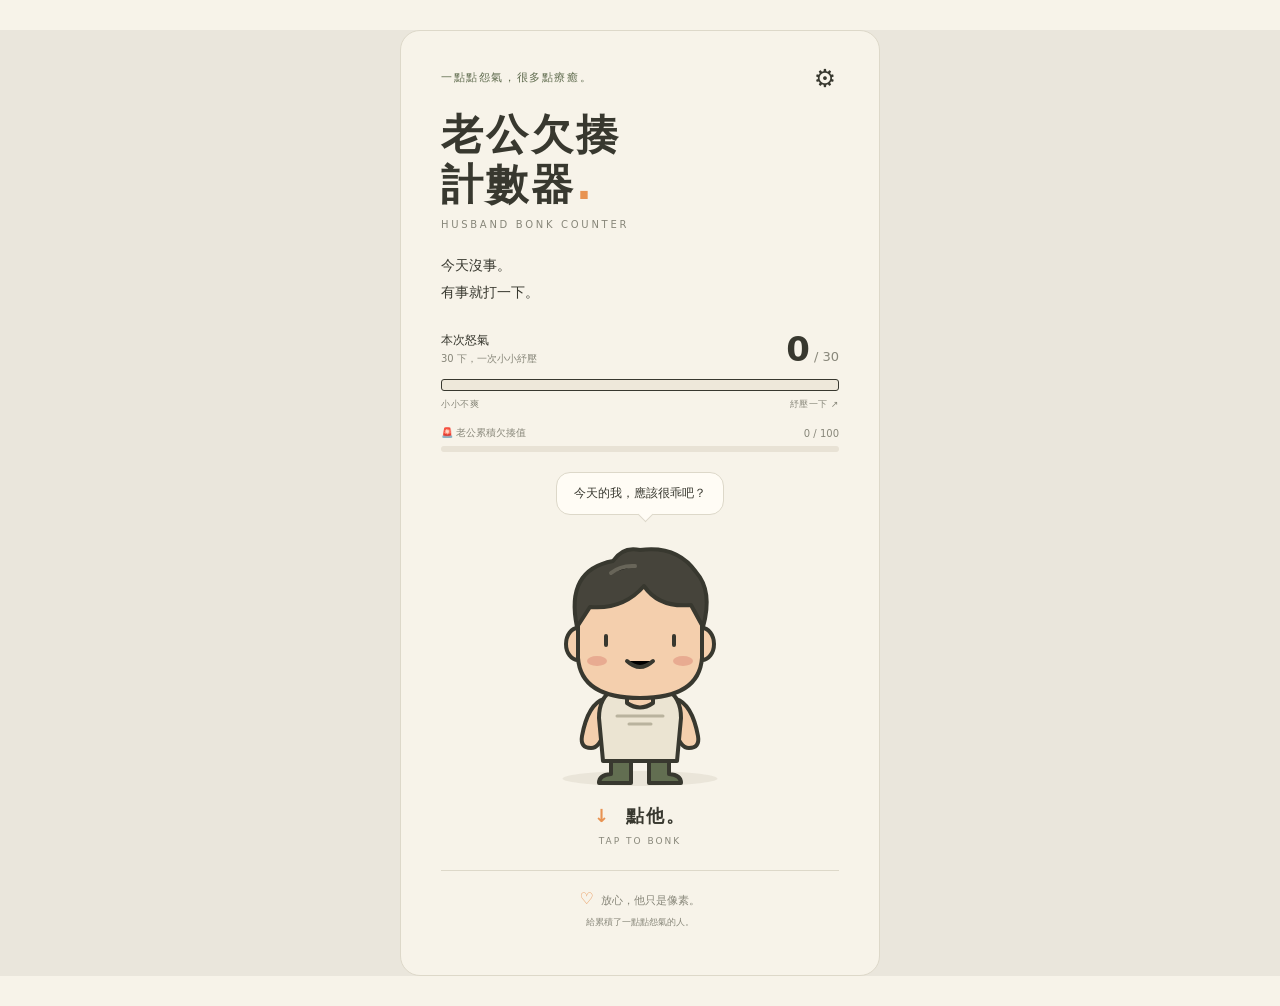
<file: index.html>
<!doctype html>
<html lang="zh-Hant">
<head>
  <meta charset="utf-8">
  <meta name="viewport" content="width=device-width, initial-scale=1, viewport-fit=cover">
  <meta name="theme-color" content="#f7f3e9">
  <title>老公欠揍計數器 · Husband Bonk Counter</title>
  <link rel="manifest" href="./manifest.json">
  <link rel="apple-touch-icon" sizes="180x180" href="./assets/icons/apple-touch-icon.png">
  <meta name="apple-mobile-web-app-capable" content="yes">
  <meta name="apple-mobile-web-app-status-bar-style" content="default">
  <link rel="icon" href="assets/icons/husband.svg" type="image/svg+xml">
  <link rel="stylesheet" href="css/game.css">
  <script type="module" src="js/game.js"></script>
</head>
<body>
  <main class="game" id="game">
    <header class="heading">
      <span class="edition">一點點怨氣，很多點療癒。</span>
      <button class="settings-button" id="settings-button" aria-label="開啟設定">⚙</button>
      <h1>老公欠揍<br>計數器<span class="title-dot">.</span></h1>
      <p class="english">HUSBAND BONK COUNTER</p>
      <p class="intro">今天沒事。<br>有事就打一下。</p>
    </header>
    <section class="meter" aria-label="累積計數">
      <div class="meter-top"><span>本次怒氣 <small id="session-mode">30 下，一次小小紓壓</small></span><span><strong id="count">0</strong><span class="count-limit" id="count-limit"> / 30</span></span></div>
      <div class="progress-track" role="progressbar" aria-label="本次怒氣" aria-valuemin="0" aria-valuemax="30" aria-valuenow="0" id="progress"><div id="progress-fill"></div></div>
      <div class="meter-caption"><span>小小不爽</span><span>紓壓一下 ↗</span></div>
      <div class="alert-meter"><div class="meter-top"><span>🚨 老公累積欠揍值</span><span id="alert-count">0 / 100</span></div><div class="progress-track" role="progressbar" aria-label="老公累積欠揍值" aria-valuemin="0" aria-valuemax="100" aria-valuenow="0" id="alert-progress"><div id="alert-progress-fill"></div></div><button id="notify" hidden>通知老公</button></div>
    </section>
    <section class="playground" aria-label="遊戲區域">
      <div class="speech" id="speech">今天的我，應該很乖吧？</div>
      <span class="combo" id="combo" aria-hidden="true"></span>
      <button class="hit-area" id="husband" aria-label="BONK 老公一下">
        <span class="character" id="character"></span>
        <span class="ground-shadow"></span>
      </button>
      <div class="effects" id="effects" aria-hidden="true"></div>
      <p class="tap-hint"><span>↓</span> 點他。<small>TAP TO BONK</small></p>
    </section>
    <footer><span class="heart">♡</span> 放心，他只是像素。<p>給累積了一點點怨氣的人。</p></footer>
    <p class="status" id="status" role="status"></p>
  </main>
  <dialog id="alert-dialog" class="alert-dialog" aria-labelledby="alert-title">
    <div class="alert-symbol">🚨</div><p class="eyebrow">HUSBAND ALERT</p>
    <h2 id="alert-title">老公，事情有點嚴重。</h2>
    <p>你的老婆最近已經默默累積了 100 下。</p>
    <p class="alert-message" id="alert-message"></p>
    <button class="primary" id="line-share">LINE 警告老公</button>
    <button class="secondary" id="keep-alert">先不要，我自己留著</button>
    <details class="share-options"><summary>其他分享方式</summary><button class="secondary" id="web-share">使用系統分享</button><button class="secondary" id="copy-message">複製訊息</button><textarea id="copy-text" aria-label="可手動複製的警告訊息" readonly hidden></textarea></details>
    <button class="secondary" id="share-complete" hidden>我已完成分享</button>
    <button class="secondary" id="forgive-alert">這次算了，重新累積</button>
    <p class="dialog-note" id="share-status" role="status">請自行選擇收件人與送出。開啟分享不會清除計數。</p>
  </dialog>
  <dialog id="rage-dialog" class="alert-dialog" aria-labelledby="rage-title"><div class="alert-symbol">💥</div><p class="eyebrow">RAGE RELEASED</p><h2 id="rage-title">本次已成功揍老公 30 下。</h2><p id="rage-question">有舒服一點嗎？</p><button class="primary" id="release">😌 舒服一點了</button><button class="secondary" id="continue-session">😑 還沒。</button></dialog>
  <dialog id="settings-dialog" aria-labelledby="settings-title">
    <div class="dialog-heading"><h2 id="settings-title">設定</h2><button id="close-settings" aria-label="關閉設定">✕</button></div>
    <label class="setting-row">減少動態效果<input type="checkbox" id="reduce-motion"></label>
    <button class="reset-button" id="reset">重設本次計數</button>
    <details class="statistics"><summary>Statistics · 統計</summary><dl><dt>Lifetime Bonks</dt><dd id="stat-lifetime">0</dd><dt>Husband Alerts · 已完成分享</dt><dd id="stat-alerts">0</dd><dt>Highest Session Bonks</dt><dd id="stat-highest">0</dd></dl></details>
    <div class="about"><h3>老公欠揍計數器</h3><p>給累積了一點點怨氣的人。<br>放心，遊戲裡的老公沒有受到任何傷害。♡</p><small>資料只存於這個瀏覽器</small></div>
  </dialog>
  <dialog id="reset-dialog" aria-labelledby="reset-title"><h2 id="reset-title">確定重設本次計數？</h2><p>本次回到 0，累積警戒與終生計數保留。</p><button class="primary" id="confirm-reset">確定重設</button><button class="secondary" id="cancel-reset">繼續累積</button></dialog>
  <p id="achievement" class="achievement" role="status" hidden></p>
</body>
</html>
</file>
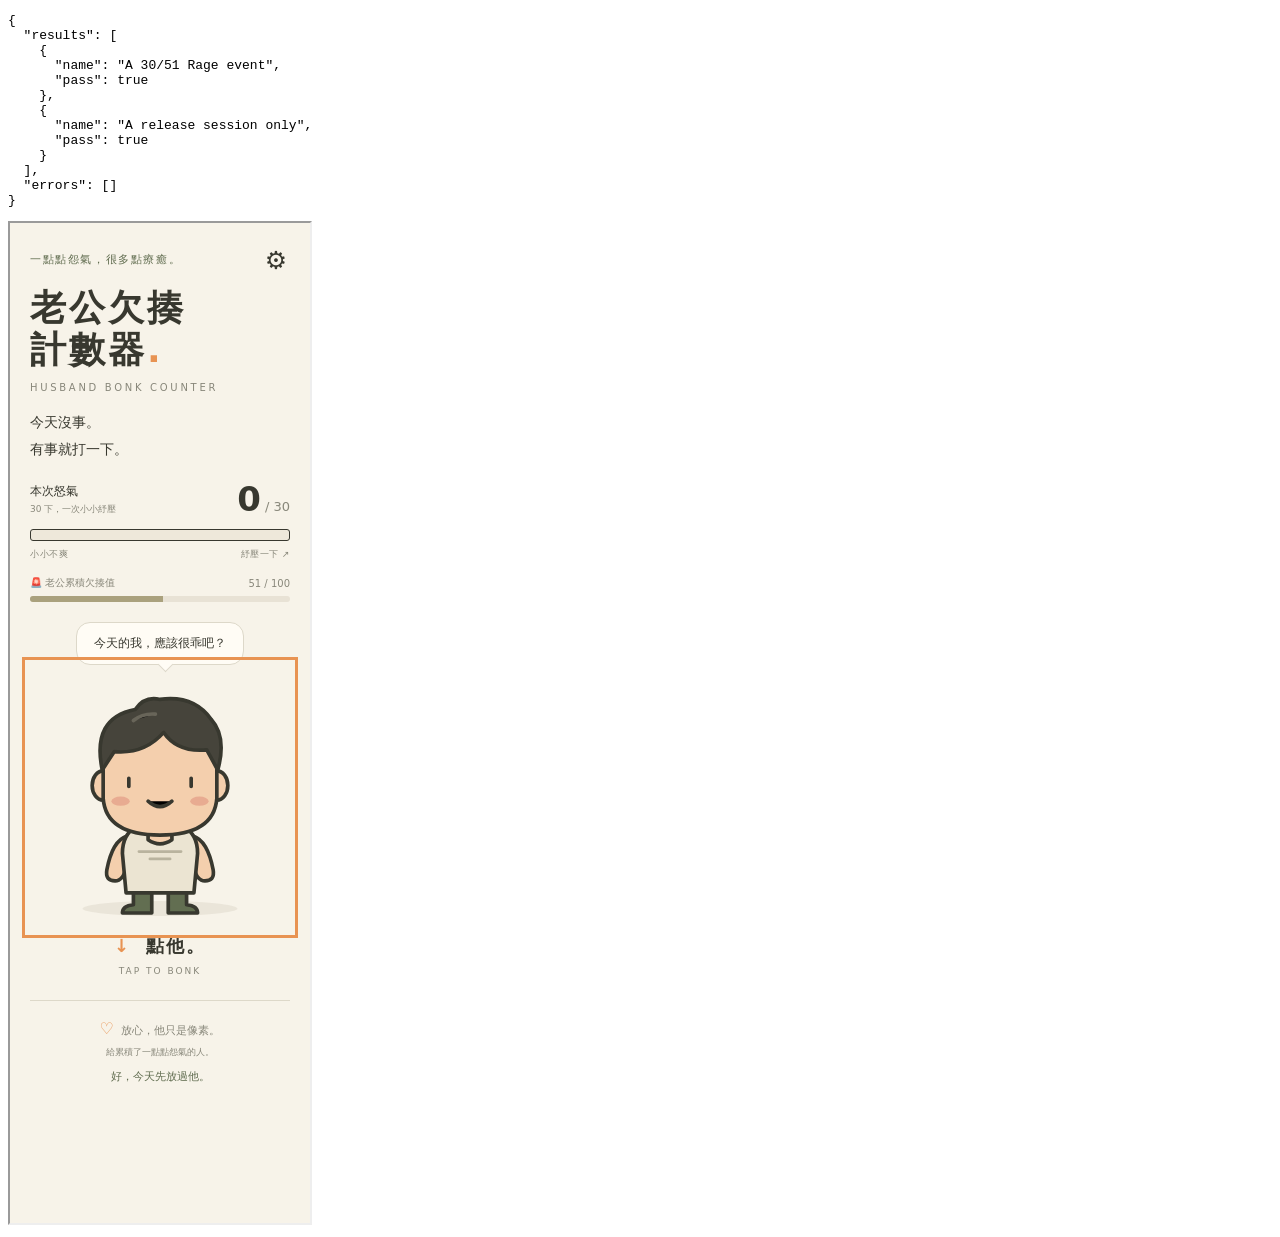
<file: tests/browser.html>
<!doctype html><html lang="zh-Hant"><head><meta charset="utf-8"><title>Two counter tests</title></head><body><pre id="results">RUNNING</pre><script type="module">
import {createState,migrateLegacy} from '../js/storage.js';
import {alerts} from '../data/alerts.js';
import {husbandAlertShareMessage} from '../js/share.js';
const results=[],errors=[];const wait=ms=>new Promise(r=>setTimeout(r,ms));
const key='husbandBonk_v2',oldKey='husbandBonk_v1';
const original=localStorage.getItem(key),legacyOriginal=localStorage.getItem(oldKey);
const frame=document.createElement('iframe');frame.style.height='1000px';document.body.append(frame);
function check(name,condition){results.push({name,pass:!!condition});document.getElementById('results').textContent=JSON.stringify({results,errors},null,2);}
function read(){return JSON.parse(localStorage.getItem(key));}
let win,doc;
async function load(seed){
  if(seed)localStorage.setItem(key,JSON.stringify({...createState(),...seed}));
  await new Promise(resolve=>{frame.onload=resolve;frame.src='/index.html?test='+Date.now()+Math.random();});await wait(100);
  win=frame.contentWindow;doc=win.document;
  win.addEventListener('error',event=>errors.push(event.message));win.addEventListener('unhandledrejection',event=>errors.push(String(event.reason)));
}
function click(id){doc.getElementById(id).click();}
function openCount(){return doc.querySelectorAll('dialog[open]').length;}
try{
  await load({sessionHits:29,alertHits:50,lifetimeHits:79});click('husband');
  check('A 30/51 Rage event',read().sessionHits===30&&read().alertHits===51&&doc.getElementById('rage-dialog').open);
  click('release');check('A release session only',read().sessionHits===0&&read().alertHits===51&&read().lifetimeHits===80);
  await wait(1600);check('Release status fades',doc.getElementById('status').classList.contains('fading'));
  await load({sessionHits:29,alertHits:99,lifetimeHits:129});click('husband');
  check('B alert priority single modal',read().sessionHits===30&&read().alertHits===100&&doc.getElementById('alert-dialog').open&&!doc.getElementById('rage-dialog').open&&openCount()===1);
  click('keep-alert');check('B deferred Rage event',doc.getElementById('rage-dialog').open&&openCount()===1);click('continue-session');
  await load({sessionHits:10,alertHits:99,lifetimeHits:109});click('husband');
  check('C independent alert',read().sessionHits===11&&doc.getElementById('alert-dialog').open);
  const message=doc.getElementById('alert-message').textContent;
  click('keep-alert');await load();
  check('D acknowledgement survives refresh',read().alertHits===100&&read().alertAcknowledged&&openCount()===0&&!doc.getElementById('notify').hidden);
  click('husband');check('D continue past 100',read().alertHits===101&&openCount()===0);
  click('notify');check('Reopen same message',doc.getElementById('alert-message').textContent===message);
  let openedUrl='';win.open=url=>{openedUrl=url;return {opener:null};};
  const lifetime=read().lifetimeHits;
  click('line-share');await wait(20);
  check('LINE URL encoded and user initiated',openedUrl==='https://line.me/R/share?text='+encodeURIComponent(husbandAlertShareMessage(message)));
  check('Opening share never resets',read().alertHits===101&&!doc.getElementById('share-complete').hidden);
  click('share-complete');
  check('E confirmed share clears alert only',read().alertHits===0&&read().lifetimeHits===lifetime&&read().sessionHits===12&&read().alertCount===1);
  click('share-complete');check('Share completion cannot duplicate',read().alertCount===1);
  await load({sessionHits:29,alertHits:29,lifetimeHits:29});click('husband');click('continue-session');
  for(let i=0;i<3;i++)click('husband');
  check('F Over Bonk continues',read().sessionHits===33&&read().alertHits===33&&doc.getElementById('count-limit').textContent===' BONKS'&&doc.getElementById('session-mode').textContent==='OVER BONK MODE');
  check('F progress clamped',doc.getElementById('progress-fill').style.width==='100%'&&doc.getElementById('progress').getAttribute('aria-valuenow')==='30');
  await load();check('G all counters persist',read().sessionHits===33&&read().alertHits===33&&read().lifetimeHits===33&&openCount()===0);
  for(const [hits,text] of [[40,'還沒消氣嗎……'],[50,'老婆，我覺得我們可以談談。'],[60,'我現在去洗奶瓶。'],[70,'垃圾我倒。'],[80,'家事我做。'],[90,'我錯了。']]){
    await load({sessionHits:hits-1,sessionAcknowledged:true,alertHits:0,lifetimeHits:hits});click('husband');check('Milestone '+hits,doc.getElementById('speech').textContent===text);
  }
  await load({sessionHits:1,alertHits:98,lifetimeHits:98});click('husband');check('Alert 99 warning follows alert counter',doc.getElementById('speech').textContent==='我是不是有一種不好的預感……');
  await load({sessionHits:45,sessionAcknowledged:true,alertHits:100,alertAcknowledged:true,lifetimeHits:145});click('notify');win.open=()=>({opener:null});click('line-share');await wait(20);click('share-complete');
  check('Post share continuation prompt',doc.getElementById('rage-title').textContent==='還要繼續嗎？'&&openCount()===1);click('continue-session');check('Post share preserve session',read().sessionHits===45&&read().alertHits===0);
  click('husband');check('Continues after share',read().sessionHits===46&&read().alertHits===1);
  await load({sessionHits:3,alertHits:100,alertAcknowledged:true,lifetimeHits:103});click('notify');
  Object.defineProperty(win.navigator,'share',{configurable:true,value:async()=>{throw new win.DOMException('cancel','AbortError');}});
  click('web-share');await wait(20);check('Cancelled Web Share preserves alert',read().alertHits===100&&!read().sharePending);
  Object.defineProperty(win.navigator,'onLine',{configurable:true,value:false});win.open=()=>{throw new Error('Offline must not open');};click('line-share');await wait(20);check('Offline share preserves state',read().alertHits===100&&doc.getElementById('share-status').textContent.includes('等有網路'));
  Object.defineProperty(win.navigator,'onLine',{configurable:true,value:true});Object.defineProperty(win.navigator,'clipboard',{configurable:true,value:{writeText:async()=>{}}});click('copy-message');await wait(20);check('Copy does not mean sent',read().alertHits===100&&read().sharePending);
  click('keep-alert');click('notify');win.confirm=()=>false;click('forgive-alert');check('Forgive cancellation preserves alert',read().alertHits===100);win.confirm=()=>true;click('forgive-alert');check('Explicit forgiveness resets alert only',read().alertHits===0&&read().sessionHits===3&&read().lifetimeHits===103&&read().alertCount===0);
  for(const width of [320,390,430,768,1440]){frame.style.width=width+'px';await wait(60);check('Layout '+width,doc.documentElement.scrollWidth<=width);check('Touch '+width,doc.getElementById('husband').clientWidth>=180);}
  await load({sessionHits:31,sessionAcknowledged:true,alertHits:100,alertAcknowledged:true,lifetimeHits:131});
  for(let i=0;i<200;i++)click('husband');
  check('200 rapid taps no loss',read().sessionHits===231&&read().alertHits===300&&read().lifetimeHits===331);
  check('Effects bounded',doc.getElementById('effects').childElementCount<=20);await wait(1300);check('Effects and combo cleaned',doc.getElementById('effects').childElementCount===0&&doc.getElementById('combo').textContent==='');
  await load({sessionHits:31,sessionAcknowledged:true,alertHits:100,alertAcknowledged:true,lifetimeHits:200});
  for(let i=0;i<20;i++){click('husband');await wait(100);}check('10 taps per second',read().sessionHits===51&&read().alertHits===120&&read().lifetimeHits===220);
  for(const boundary of [300,500,1000]){
    await load({sessionHits:1,alertHits:1,lifetimeHits:boundary-1,unlockedAchievements:[300,500,1000].filter(n=>n<boundary)});click('husband');
    check('Achievement '+boundary,read().unlockedAchievements.includes(boundary)&&!doc.getElementById('achievement').hidden&&doc.getElementById('achievement').textContent==={300:'🏆《婚姻需要耐心》',500:'🏆《他應該知道自己做了什麼》',1000:'🏆《傳說中的太太》'}[boundary]);
    await load();check('Achievement no repeat '+boundary,doc.getElementById('achievement').hidden&&read().unlockedAchievements.includes(boundary));
  }
  localStorage.removeItem(key);const old={schemaVersion:1,totalHits:57,lifetimeHits:257,alertCount:2,settings:{reduceMotion:true}};localStorage.setItem(oldKey,JSON.stringify(old));await load();
  check('Migration 57 and lifetime preserved',read().schemaVersion===2&&read().sessionHits===30&&read().alertHits===57&&read().lifetimeHits===257&&read().alertCount===2&&read().settings.reduceMotion);
  check('Migration old save untouched',JSON.parse(localStorage.getItem(oldKey)).totalHits===57);
  const migrated=migrateLegacy({totalHits:200,lifetimeHits:257});check('Migration above 100 clamp',migrated.sessionHits===30&&migrated.alertHits===100&&migrated.lifetimeHits===257);
  const legacyOnly=migrateLegacy({totalHits:57});check('Migration totalHits only',legacyOnly.sessionHits===30&&legacyOnly.alertHits===57&&legacyOnly.lifetimeHits===57);
  await load({sessionHits:10,alertHits:50,lifetimeHits:60});click('settings-button');click('reset');check('Session reset requires confirmation',doc.getElementById('reset-dialog').open&&read().sessionHits===10);click('cancel-reset');click('reset');click('confirm-reset');check('Session reset leaves alert/lifetime',read().sessionHits===0&&read().alertHits===50&&read().lifetimeHits===60);
  await load();
  check('Statistics highest/lifetime preserved',read().highestSessionHits===10&&doc.getElementById('stat-highest').textContent==='10'&&doc.getElementById('stat-lifetime').textContent==='60');
  await load({sessionHits:0,alertHits:0,lifetimeHits:0});
  for(let round=0;round<3;round++){for(let i=0;i<30;i++)click('husband');click('release');}
  for(let i=0;i<10;i++)click('husband');
  check('Cross session 30+30+30+10 Alert',read().sessionHits===10&&read().alertHits===100&&doc.getElementById('alert-dialog').open);
  let shareCalls=0;win.open=()=>null;
  Object.defineProperty(win.navigator,'share',{configurable:true,value:async()=>{shareCalls++;}});
  click('line-share');await wait(20);check('Blocked LINE falls back to Web Share',shareCalls===1&&read().sharePending&&read().alertHits===100);
  click('keep-alert');click('notify');
  Object.defineProperty(win.navigator,'share',{configurable:true,value:undefined});
  let copied='';Object.defineProperty(win.navigator,'clipboard',{configurable:true,value:{writeText:async text=>{copied=text;}}});
  click('line-share');await wait(20);check('Unsupported Web Share falls back to copy',copied===husbandAlertShareMessage(doc.getElementById('alert-message').textContent)&&read().alertHits===100);
  let resolveCopy;Object.defineProperty(win.navigator,'clipboard',{configurable:true,value:{writeText:()=>new Promise(resolve=>{resolveCopy=resolve;})}});
  click('copy-message');win.confirm=()=>true;click('forgive-alert');resolveCopy();await wait(20);
  check('Late copy cannot resurrect cleared alert',read().alertHits===0&&!read().sharePending);
  await load({sessionHits:1,alertHits:1,lifetimeHits:2,settings:{reduceMotion:true}});click('husband');
  check('Reduce motion keeps counter without effects',read().sessionHits===2&&doc.getElementById('effects').childElementCount===0&&doc.body.classList.contains('reduced'));
  check('At least 15 local alert messages',alerts.length>=15);
  check('No browser JS errors',errors.length===0);
  await Promise.race([navigator.serviceWorker.ready,wait(2000)]);
  const cacheName=(await caches.keys()).find(name=>name.startsWith('husband-bonk-pages-'));const cache=await caches.open(cacheName);const cached=await cache.keys();check('Offline core cached',cached.length>=12);
}catch(error){results.push({name:'Runner',pass:false,error:String(error)});}
finally{
  if(original===null)localStorage.removeItem(key);else localStorage.setItem(key,original);
  if(legacyOriginal===null)localStorage.removeItem(oldKey);else localStorage.setItem(oldKey,legacyOriginal);
  frame.remove();document.getElementById('results').textContent=JSON.stringify({results,errors},null,2);
}
</script></body></html>
</file>
<file: css/game.css>
:root{--cream:#f7f3e9;--ink:#38382f;--muted:#88877a;--orange:#e89352;--line:#ddd8c9;--white:#fffcf5;--green:#626e51;font-family:system-ui,-apple-system,"Noto Sans TC",sans-serif;color:var(--ink);background:var(--cream)}
*{box-sizing:border-box}body{margin:0}button,input{font:inherit}button{cursor:pointer;color:inherit;touch-action:manipulation}button:focus-visible,input:focus-visible{outline:3px solid var(--orange);outline-offset:5px}button{min-height:44px}button:disabled{cursor:default}.game{position:relative;max-width:480px;margin:auto;padding:35px 30px 20px;min-height:100svh}.heading{position:relative}.edition{font-size:11px;letter-spacing:1.6px;color:var(--green)}.settings-button{position:absolute;right:-8px;top:-10px;width:44px;border:0;background:none;font-size:25px}h1{font-size:42px;line-height:1.18;letter-spacing:3px;margin:25px 0 10px;font-weight:850}.title-dot{color:var(--orange)}.english{font-size:10px;letter-spacing:2.7px;margin:0;color:var(--muted)}.intro{font-size:14px;line-height:1.9;margin:22px 0 27px}.meter-top{display:flex;align-items:center;justify-content:space-between;font-size:12px}.meter-top small{display:block;color:var(--muted);font-size:10px;margin-top:3px}#count{font-size:34px;display:inline-block;font-variant-numeric:tabular-nums;line-height:1}.count-limit{font-size:13px;color:var(--muted)}.progress-track{height:12px;margin-top:13px;border:1.5px solid var(--ink);border-radius:3px;padding:2px;background:#eee8da;overflow:hidden}#progress-fill{height:100%;width:0;background:var(--orange);transition:width 100ms linear;border-radius:1px}.meter-caption{display:flex;justify-content:space-between;font-size:9px;color:var(--muted);margin-top:7px;letter-spacing:.5px}.playground{position:relative;text-align:center;margin-top:20px}.speech{display:inline-block;position:relative;border:1px solid var(--line);border-radius:14px;background:var(--white);padding:12px 17px;font-size:12px;min-height:43px;max-width:100%}.speech:after{content:"";position:absolute;bottom:-6px;left:50%;width:10px;height:10px;background:var(--white);border-right:1px solid var(--line);border-bottom:1px solid var(--line);transform:rotate(45deg)}.hit-area{display:block;position:relative;width:100%;height:285px;background:none;border:0;padding:10px 0 0;user-select:none;-webkit-user-select:none;-webkit-touch-callout:none;touch-action:manipulation;-webkit-tap-highlight-color:transparent}.character{display:block;position:relative;z-index:1;width:240px;height:260px;margin:auto;transform-origin:50% 90%}.character svg{width:100%;height:100%;overflow:visible}.ground-shadow{position:absolute;bottom:14px;left:50%;width:155px;height:15px;transform:translateX(-50%);border-radius:50%;background:#ddd8c980}.combo{position:absolute;right:0;top:62px;font-size:12px;color:#a75528;font-weight:800;z-index:3;transform:rotate(8deg)}.tap-hint{font-weight:700;font-size:18px;letter-spacing:2px;margin:4px 0 24px}.tap-hint>span{color:var(--orange);margin-right:7px}.tap-hint small{display:block;font-size:9px;font-weight:400;letter-spacing:2px;color:var(--muted);margin-top:8px}footer{text-align:center;font-size:11px;color:var(--muted);border-top:1px solid var(--line);padding-top:18px}footer p{font-size:9px;margin-top:8px}.heart{color:var(--orange);font-size:16px;margin-right:4px}.effects{position:absolute;inset:0;pointer-events:none;overflow:hidden}.effect{position:absolute;pointer-events:none;font-weight:900;color:#bd632b;font-size:24px;animation:float-out 550ms ease-out forwards;white-space:nowrap}.particle{font-size:15px;color:var(--orange)}.confetti{color:var(--green);font-size:21px}.status{font-size:11px;text-align:center;color:var(--green);min-height:16px;margin:10px 0 0}.face{display:none}.character[data-expression="normal"] .normal,.character[data-expression="confused"] .confused,.character[data-expression="shocked"] .shocked,.character[data-expression="nervous"] .nervous,.character[data-expression="crying-comedy"] .crying-comedy,.character[data-expression="apologetic"] .apologetic{display:block}
dialog{border:1px solid var(--line);border-radius:20px;background:var(--white);color:var(--ink);padding:28px;width:min(390px,calc(100% - 32px));max-height:85svh;overflow:auto;box-shadow:0 20px 80px #38382f20}dialog::backdrop{background:#38382f66}dialog h2{font-size:21px;margin:10px 0}dialog p{font-size:13px;line-height:1.8}.alert-dialog{text-align:center}.alert-symbol{font-size:42px}.eyebrow{font-size:10px;letter-spacing:2px;color:#b76a39}.alert-message{white-space:pre-line;padding:18px 0;border-block:1px dashed var(--line)}.primary,.secondary,.reset-button{width:100%;border-radius:8px;padding:12px;border:1px solid var(--ink);margin-top:10px}.primary{background:var(--ink);color:var(--white)}.secondary,.reset-button{background:transparent}.dialog-note{color:var(--muted);font-size:10px}.dialog-heading{display:flex;align-items:center;justify-content:space-between}.dialog-heading button{width:44px;border:0;background:none}.setting-row{display:flex;justify-content:space-between;align-items:center;min-height:55px;font-size:14px}.setting-row input{width:22px;height:22px;accent-color:var(--green)}.about{margin-top:25px;border-top:1px solid var(--line);padding-top:12px}.about h3{font-size:15px}.about small{font-size:10px;color:var(--muted)}.dev-panel{max-width:480px;margin:20px auto;padding:20px;border:1px dashed var(--muted)}.dev-panel button{margin:3px;padding:6px;font-size:12px}
@keyframes bonk{0%,100%{transform:scale(1)}25%{transform:translate(-5px,6px) rotate(-5deg) scale(1.08,.86)}65%{transform:translate(5px,-2px) rotate(4deg) scale(.97,1.03)}}@keyframes shake{0%,100%{transform:translateX(0)}30%{transform:translateX(-3px)}65%{transform:translateX(3px)}}@keyframes pop{50%{transform:scale(1.15);color:#bd632b}}@keyframes float-out{0%{opacity:1;transform:translate(-50%,0) rotate(-8deg) scale(.7)}25%{transform:translate(-50%,-15px) rotate(5deg) scale(1.1)}100%{opacity:0;transform:translate(calc(-50% + var(--drift,0px)),-85px) rotate(12deg)}}
.bonk{animation:bonk 200ms ease-out}.shake{animation:shake 180ms ease-out}.pop{animation:pop 160ms ease-out}.reduced .effect{animation:none}.reduced #progress-fill{transition:none}
@media(prefers-reduced-motion:reduce){.bonk,.shake,.pop,.effect{animation:none}#progress-fill{transition:none}}
@media(max-width:359px){.game{padding:25px 20px 16px}h1{font-size:36px;margin-top:20px}.intro{margin:16px 0 20px}.character{width:220px;height:240px}.hit-area{height:265px}.meter-top small{font-size:9px}}
@media(min-width:700px){body{background:#eae6dc}.game{background:var(--cream);margin:30px auto;min-height:0;border:1px solid #ddd8c9;border-radius:20px;padding:35px 40px 20px}}
.alert-meter{margin-top:15px;color:var(--muted)}.alert-meter .meter-top{font-size:10px}.alert-meter .progress-track{height:6px;border:0;padding:0;margin-top:6px;background:#e8e2d5}#alert-progress-fill{height:100%;width:0;background:#aaa17d;transition:width 100ms linear}.alert-meter button{background:none;border:0;padding:0;font-size:11px;color:var(--green);text-decoration:underline}.statistics{margin-top:20px;font-size:12px}.statistics summary,.share-options summary{cursor:pointer;min-height:44px;display:flex;align-items:center}.statistics dl{display:grid;grid-template-columns:1fr auto;gap:10px}.statistics dd{margin:0;font-variant-numeric:tabular-nums}.share-options{font-size:11px;text-align:left}.share-options textarea{width:100%;min-height:130px;margin-top:12px}.achievement{position:fixed;bottom:24px;left:50%;transform:translateX(-50%);background:var(--ink);color:var(--white);padding:14px 20px;border-radius:12px;font-size:13px;width:max-content;max-width:calc(100% - 32px);z-index:10}.status{transition:opacity 250ms}.status.fading{opacity:0}.reduced #alert-progress-fill,.reduced .status{transition:none}@media(prefers-reduced-motion:reduce){#alert-progress-fill,.status{transition:none}}
</file>
